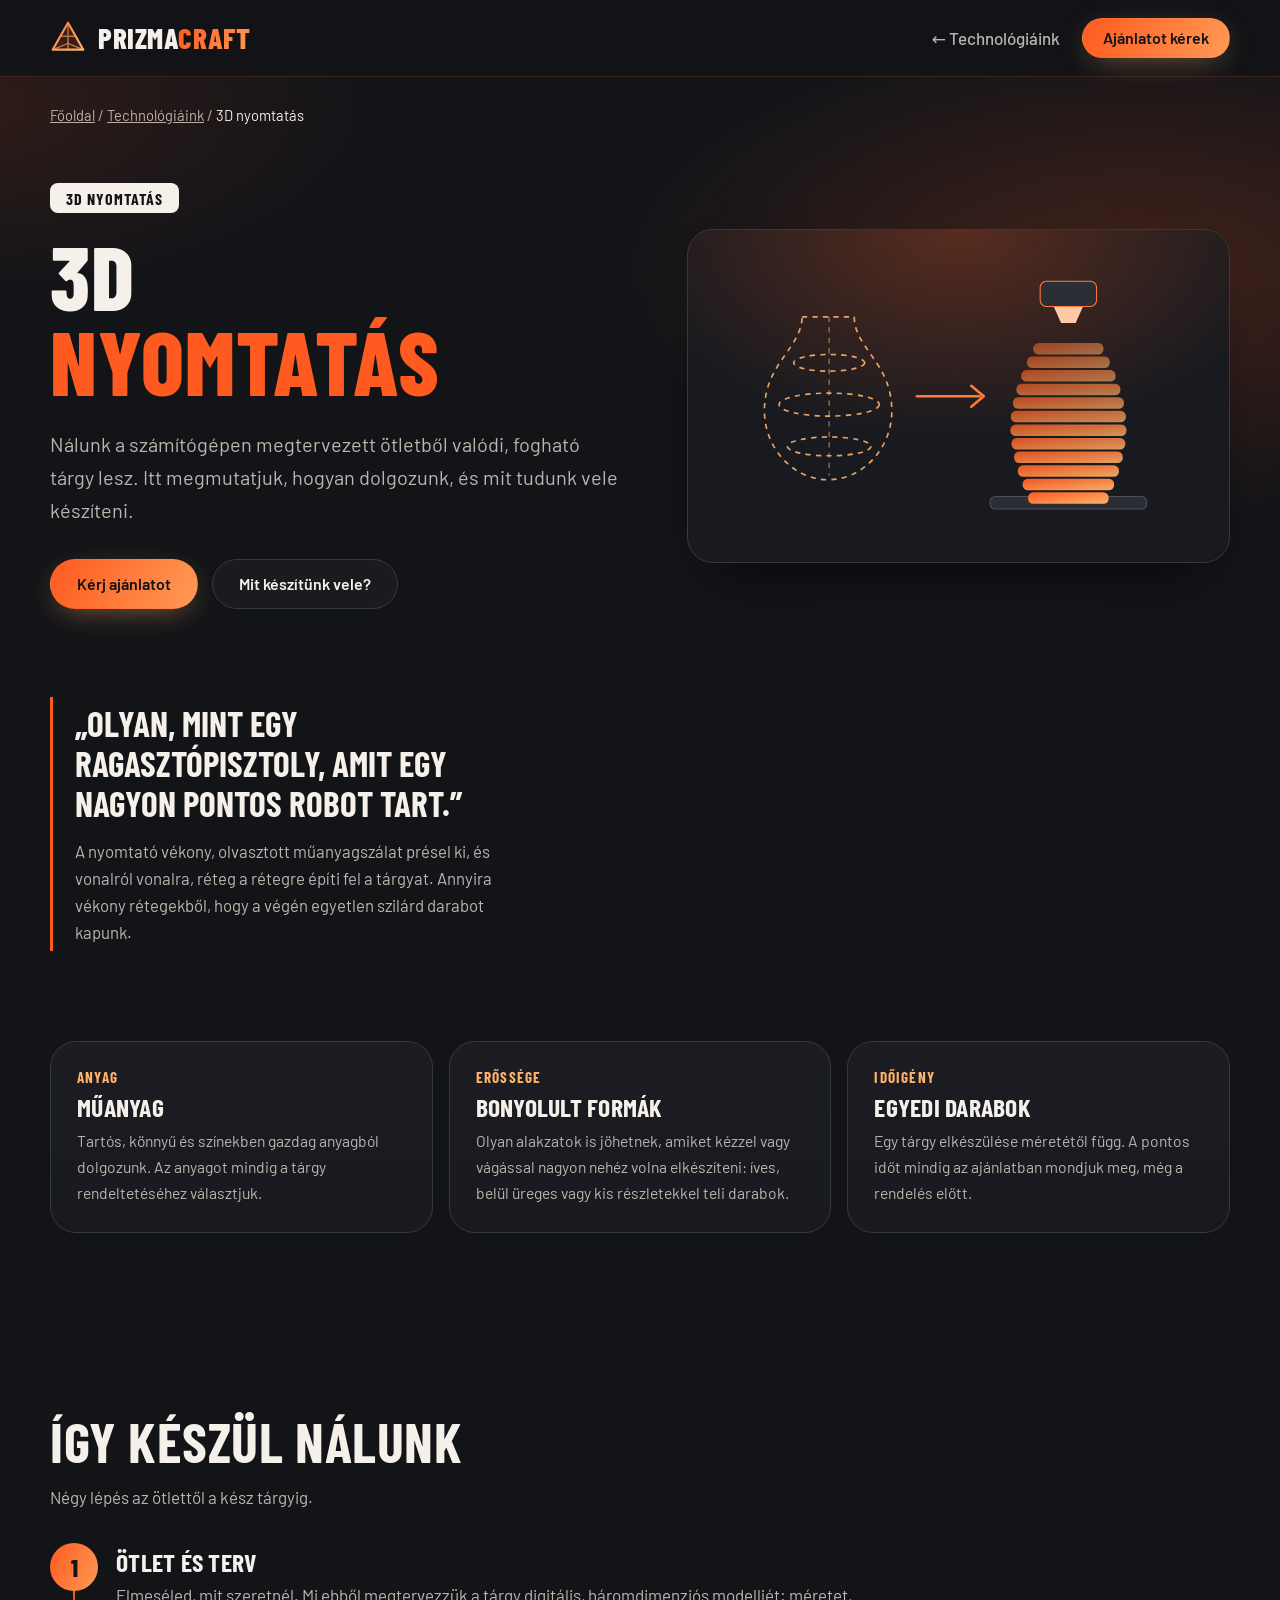
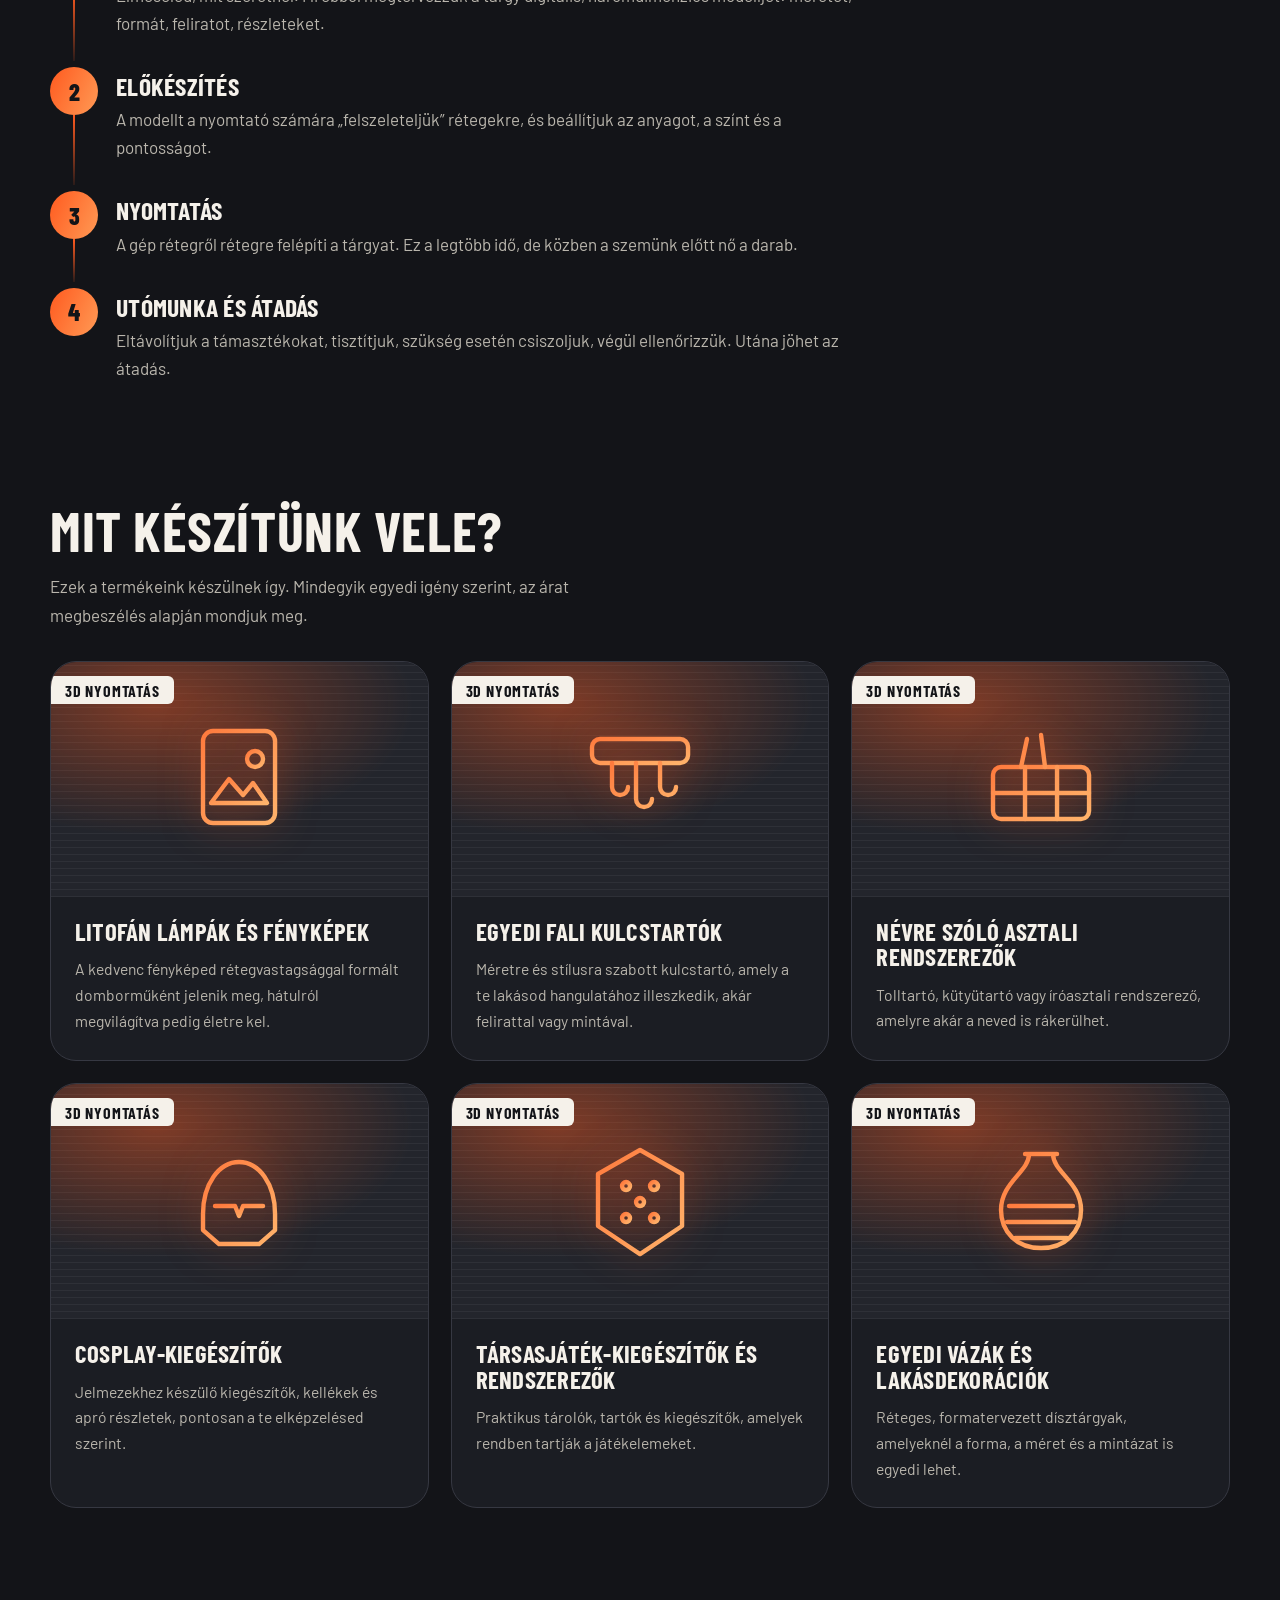
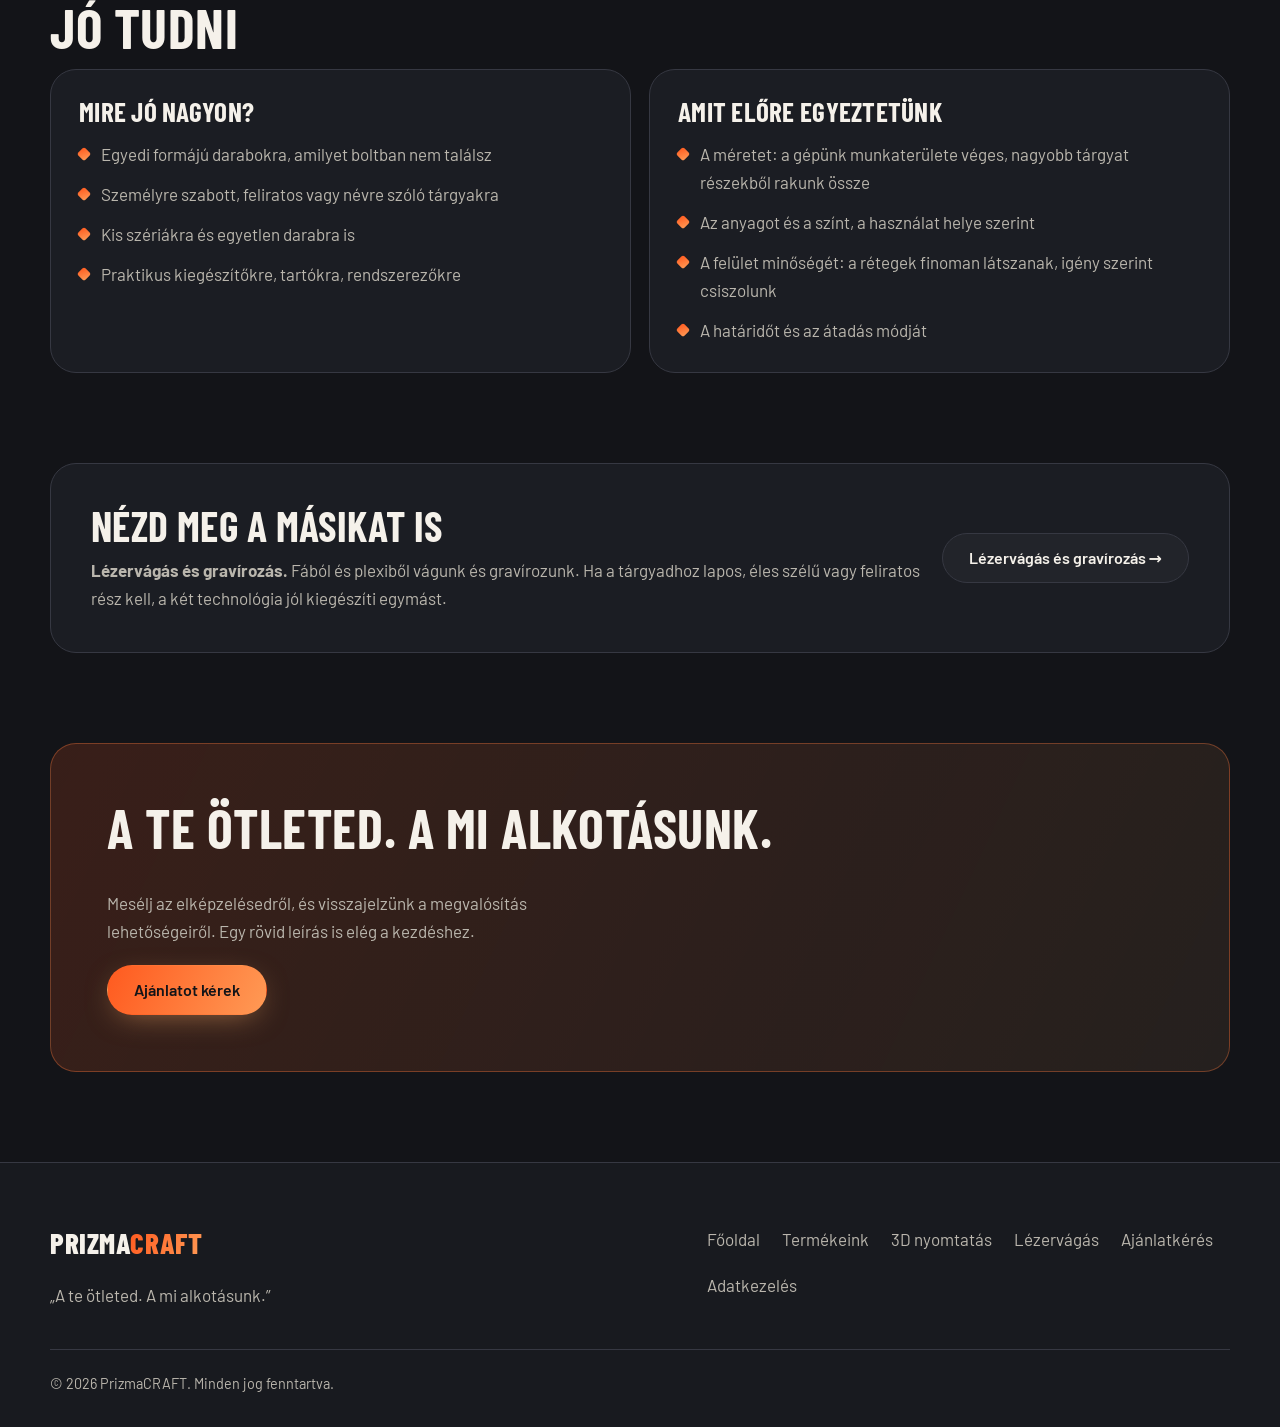
<file: 3d-nyomtatas.html>
<!DOCTYPE html>
<html lang="hu">
<head>
<meta charset="utf-8">
<meta name="viewport" content="width=device-width, initial-scale=1, viewport-fit=cover">
<meta name="color-scheme" content="dark">
<title>3D nyomtatás – PrizmaCRAFT</title>
<meta name="description" content="Így készülnek a PrizmaCRAFT 3D nyomtatott tárgyai: az ötlettől a kész darabig, közérthetően. Figurák, dekorációk, praktikus kiegészítők.">
<link rel="icon" href="favicon.svg" type="image/svg+xml">
<link rel="icon" href="favicon-32.png" type="image/png" sizes="32x32">
<link rel="shortcut icon" href="favicon.ico">
<link rel="apple-touch-icon" href="apple-touch-icon.png">
<link rel="canonical" href="https://plaszlo14.github.io/PrizmaCRAFT_/3d-nyomtatas.html">
<meta property="og:type" content="website">
<meta property="og:locale" content="hu_HU">
<meta property="og:site_name" content="PrizmaCRAFT">
<meta property="og:title" content="3D nyomtatás – PrizmaCRAFT">
<meta property="og:description" content="Így készülnek a PrizmaCRAFT 3D nyomtatott tárgyai: az ötlettől a kész darabig, közérthetően. Figurák, dekorációk, praktikus kiegészítők.">
<meta property="og:url" content="https://plaszlo14.github.io/PrizmaCRAFT_/3d-nyomtatas.html">
<meta property="og:image" content="https://plaszlo14.github.io/PrizmaCRAFT_/og-image.png">
<meta name="twitter:card" content="summary_large_image">
<meta name="theme-color" content="#131418">
<link rel="preconnect" href="https://fonts.googleapis.com">
<link rel="preconnect" href="https://fonts.gstatic.com" crossorigin>
<link href="https://fonts.googleapis.com/css2?family=Barlow+Condensed:wght@600;700;800&family=Barlow:wght@400;500;600&display=swap" rel="stylesheet">
<link rel="stylesheet" href="tech.css">
</head>
<body>
<a class="skip" href="#tartalom">Ugrás a tartalomra</a>
<svg class="defs" aria-hidden="true" focusable="false"><defs>
<linearGradient id="sg" x1="0" y1="0" x2="1" y2="1"><stop offset="0" stop-color="#ff7a3d"/><stop offset="1" stop-color="#ffb36b"/></linearGradient>
<linearGradient id="fg" x1="0" y1="0" x2="1" y2="1"><stop offset="0" stop-color="#ff5a1f"/><stop offset="1" stop-color="#ffb36b"/></linearGradient>
</defs></svg>
<header class="site-header">
<div class="wrap nav-row">
<a class="logo" href="index.html" aria-label="PrizmaCRAFT – főoldal">
<svg viewBox="0 0 40 40" aria-hidden="true"><path d="M20 3 37 33H3z" fill="rgba(255,122,61,.14)" stroke="url(#sg)" stroke-width="2.4" stroke-linejoin="round"/><path d="M20 3v30M11.5 18 28.5 18" stroke="url(#sg)" stroke-width="1.6" stroke-linecap="round" opacity=".7"/><path d="M3 33 20 26 37 33" fill="none" stroke="url(#sg)" stroke-width="1.6" stroke-linejoin="round" opacity=".7"/></svg>
<span>Prizma<b>CRAFT</b></span></a>
<div class="tbar"><a class="back" href="index.html#technologiak">← Technológiáink</a><a class="btn btn-primary" href="index.html#ajanlat">Ajánlatot kérek</a></div>
</div>
</header>
<main id="tartalom">
<div class="wrap crumbs"><a href="index.html">Főoldal</a> / <a href="index.html#technologiak">Technológiáink</a> / <span aria-current="page">3D nyomtatás</span></div>
<section class="thero"><div class="wrap thero-grid">
<div><span class="chip">3D nyomtatás</span><h1>3D<span class="accent">nyomtatás</span></h1><p class="lead">Nálunk a számítógépen megtervezett ötletből valódi, fogható tárgy lesz. Itt megmutatjuk, hogyan dolgozunk, és mit tudunk vele készíteni.</p>
<div class="hero-cta"><a class="btn btn-primary" href="index.html#ajanlat">Kérj ajánlatot</a><a class="btn btn-ghost" href="#termekek">Mit készítünk vele?</a></div></div>
<div class="tart" id="techPrintArt"></div>
</div></section>
<section class="tsec" style="padding-top:0"><div class="wrap">
<div class="quote-box reveal">„Olyan, mint egy ragasztópisztoly, amit egy nagyon pontos robot tart.”<small>A nyomtató vékony, olvasztott műanyagszálat présel ki, és vonalról vonalra, réteg a rétegre építi fel a tárgyat. Annyira vékony rétegekből, hogy a végén egyetlen szilárd darabot kapunk.</small></div>
</div></section>
<section class="tsec" style="padding-top:0"><div class="wrap">
<div class="tiles">
<article class="tile reveal"><small>Anyag</small><h3>Műanyag</h3><p>Tartós, könnyű és színekben gazdag anyagból dolgozunk. Az anyagot mindig a tárgy rendeltetéséhez választjuk.</p></article>
<article class="tile reveal"><small>Erőssége</small><h3>Bonyolult formák</h3><p>Olyan alakzatok is jöhetnek, amiket kézzel vagy vágással nagyon nehéz volna elkészíteni: íves, belül üreges vagy kis részletekkel teli darabok.</p></article>
<article class="tile reveal"><small>Időigény</small><h3>Egyedi darabok</h3><p>Egy tárgy elkészülése méretétől függ. A pontos időt mindig az ajánlatban mondjuk meg, még a rendelés előtt.</p></article>
</div></div></section>
<section class="tsec" aria-labelledby="mod-title"><div class="wrap">
<h2 id="mod-title" class="reveal">Így készül nálunk</h2>
<p class="sub reveal">Négy lépés az ötlettől a kész tárgyig.</p>
<ol class="timeline">
<li class="reveal"><span class="n" aria-hidden="true">1</span><div><h3>Ötlet és terv</h3><p>Elmeséled, mit szeretnél. Mi ebből megtervezzük a tárgy digitális, háromdimenziós modelljét: méretet, formát, feliratot, részleteket.</p></div></li>
<li class="reveal"><span class="n" aria-hidden="true">2</span><div><h3>Előkészítés</h3><p>A modellt a nyomtató számára „felszeleteljük” rétegekre, és beállítjuk az anyagot, a színt és a pontosságot.</p></div></li>
<li class="reveal"><span class="n" aria-hidden="true">3</span><div><h3>Nyomtatás</h3><p>A gép rétegről rétegre felépíti a tárgyat. Ez a legtöbb idő, de közben a szemünk előtt nő a darab.</p></div></li>
<li class="reveal"><span class="n" aria-hidden="true">4</span><div><h3>Utómunka és átadás</h3><p>Eltávolítjuk a támasztékokat, tisztítjuk, szükség esetén csiszoljuk, végül ellenőrizzük. Utána jöhet az átadás.</p></div></li>
</ol></div></section>
<section class="tsec" id="termekek" aria-labelledby="mk-title" style="padding-top:0"><div class="wrap">
<h2 id="mk-title" class="reveal">Mit készítünk vele?</h2>
<p class="sub reveal">Ezek a termékeink készülnek így. Mindegyik egyedi igény szerint, az árat megbeszélés alapján mondjuk meg.</p>
<div class="pgrid">
<article class="card reveal"><div class="art t3d"><svg class="glyph" viewBox="0 0 64 64" fill="none" stroke="url(#sg)" stroke-width="2.2" stroke-linecap="round" stroke-linejoin="round" role="img" aria-label="Illusztráció: litofán lámpa, benne tájkép hegyekkel és nappal."><rect x="14" y="8" width="36" height="46" rx="5"/><path d="M18 44l9-12 7 8 5-6 7 10z"/><circle cx="40" cy="22" r="4"/><path d="M22 58h20"/></svg><span class="tag">3D nyomtatás</span></div><div class="card-body"><h3>Litofán lámpák és fényképek</h3><p>A kedvenc fényképed rétegvastagsággal formált domborműként jelenik meg, hátulról megvilágítva pedig életre kel.</p></div></article>
<article class="card reveal"><div class="art t3d"><svg class="glyph" viewBox="0 0 64 64" fill="none" stroke="url(#sg)" stroke-width="2.2" stroke-linecap="round" stroke-linejoin="round" role="img" aria-label="Illusztráció: fali kulcstartó lap három akasztóval."><rect x="8" y="12" width="48" height="12" rx="4"/><path d="M18 24v12a4 4 0 0 0 8 0M30 24v18a4 4 0 0 0 8 0M42 24v12a4 4 0 0 0 8 0"/></svg><span class="tag">3D nyomtatás</span></div><div class="card-body"><h3>Egyedi fali kulcstartók</h3><p>Méretre és stílusra szabott kulcstartó, amely a te lakásod hangulatához illeszkedik, akár felirattal vagy mintával.</p></div></article>
<article class="card reveal"><div class="art t3d"><svg class="glyph" viewBox="0 0 64 64" fill="none" stroke="url(#sg)" stroke-width="2.2" stroke-linecap="round" stroke-linejoin="round" role="img" aria-label="Illusztráció: rekeszes asztali rendszerező tollakkal."><rect x="8" y="26" width="48" height="26" rx="4"/><path d="M24 26v26M40 26v26M8 39h48M22 26l3-14M34 26l-2-16"/></svg><span class="tag">3D nyomtatás</span></div><div class="card-body"><h3>Névre szóló asztali rendszerezők</h3><p>Tolltartó, kütyütartó vagy íróasztali rendszerező, amelyre akár a neved is rákerülhet.</p></div></article>
<article class="card reveal"><div class="art t3d"><svg class="glyph" viewBox="0 0 64 64" fill="none" stroke="url(#sg)" stroke-width="2.2" stroke-linecap="round" stroke-linejoin="round" role="img" aria-label="Illusztráció: futurisztikus sisak vagy maszk."><path d="M14 38c0-15 8-26 18-26s18 11 18 26v8l-8 7H22l-8-7z"/><path d="M20 34h10l2 5 2-5h10"/></svg><span class="tag">3D nyomtatás</span></div><div class="card-body"><h3>Cosplay-kiegészítők</h3><p>Jelmezekhez készülő kiegészítők, kellékek és apró részletek, pontosan a te elképzelésed szerint.</p></div></article>
<article class="card reveal"><div class="art t3d"><svg class="glyph" viewBox="0 0 64 64" fill="none" stroke="url(#sg)" stroke-width="2.2" stroke-linecap="round" stroke-linejoin="round" role="img" aria-label="Illusztráció: hatszögletű játékelem kockapontokkal."><path d="M32 6l21 12v26L32 58 11 44V18z"/><circle cx="25" cy="24" r="2"/><circle cx="39" cy="24" r="2"/><circle cx="32" cy="32" r="2"/><circle cx="25" cy="40" r="2"/><circle cx="39" cy="40" r="2"/></svg><span class="tag">3D nyomtatás</span></div><div class="card-body"><h3>Társasjáték-kiegészítők és rendszerezők</h3><p>Praktikus tárolók, tartók és kiegészítők, amelyek rendben tartják a játékelemeket.</p></div></article>
<article class="card reveal"><div class="art t3d"><svg class="glyph" viewBox="0 0 64 64" fill="none" stroke="url(#sg)" stroke-width="2.2" stroke-linecap="round" stroke-linejoin="round" role="img" aria-label="Illusztráció: réteges váza."><path d="M24 8h16M26 8c0 9-14 14-14 28 0 11 8 19 20 19s20-8 20-19C52 22 38 17 38 8"/><path d="M16 34h32M15 42h34M19 50h26"/></svg><span class="tag">3D nyomtatás</span></div><div class="card-body"><h3>Egyedi vázák és lakásdekorációk</h3><p>Réteges, formatervezett dísztárgyak, amelyeknél a forma, a méret és a mintázat is egyedi lehet.</p></div></article>
</div>
</div></section>
<section class="tsec" aria-labelledby="good-title" style="padding-top:0"><div class="wrap">
<h2 id="good-title" class="reveal">Jó tudni</h2>
<div class="two">
<div class="box reveal"><h3>Mire jó nagyon?</h3><ul class="ticks"><li>Egyedi formájú darabokra, amilyet boltban nem találsz</li><li>Személyre szabott, feliratos vagy névre szóló tárgyakra</li><li>Kis szériákra és egyetlen darabra is</li><li>Praktikus kiegészítőkre, tartókra, rendszerezőkre</li></ul></div>
<div class="box reveal"><h3>Amit előre egyeztetünk</h3><ul class="ticks"><li>A méretet: a gépünk munkaterülete véges, nagyobb tárgyat részekből rakunk össze</li><li>Az anyagot és a színt, a használat helye szerint</li><li>A felület minőségét: a rétegek finoman látszanak, igény szerint csiszolunk</li><li>A határidőt és az átadás módját</li></ul></div>
</div></div></section>
<section class="tsec" style="padding-top:0"><div class="wrap">
<div class="cross reveal"><div><h2>Nézd meg a másikat is</h2><p><strong>Lézervágás és gravírozás.</strong> Fából és plexiből vágunk és gravírozunk. Ha a tárgyadhoz lapos, éles szélű vagy feliratos rész kell, a két technológia jól kiegészíti egymást.</p></div><a class="btn btn-ghost" href="lezervagas.html">Lézervágás és gravírozás →</a></div>
</div></section>
<section class="tsec" style="padding-top:0"><div class="wrap">
<div class="cta-band reveal"><h2>A te ötleted. A mi alkotásunk.</h2><p>Mesélj az elképzelésedről, és visszajelzünk a megvalósítás lehetőségeiről. Egy rövid leírás is elég a kezdéshez.</p><div><a class="btn btn-primary" href="index.html#ajanlat">Ajánlatot kérek</a></div></div>
</div></section>
</main>
<footer class="site-footer">
<div class="wrap">
<div class="foot">
<div><a class="logo" href="index.html" aria-label="PrizmaCRAFT – főoldal"><span>Prizma<b>CRAFT</b></span></a><p class="sl">„A te ötleted. A mi alkotásunk.”</p></div>
<nav aria-label="Lábléc navigáció"><a href="index.html">Főoldal</a><a href="index.html#termekek">Termékeink</a><a href="3d-nyomtatas.html">3D nyomtatás</a><a href="lezervagas.html">Lézervágás</a><a href="index.html#ajanlat">Ajánlatkérés</a><a href="adatkezeles.html">Adatkezelés</a></nav>
</div>
<p class="copy">© <span data-year>2026</span> PrizmaCRAFT. Minden jog fenntartva.</p>
</div>
</footer>
<script src="tech.js"></script>
</body>
</html>
</file>
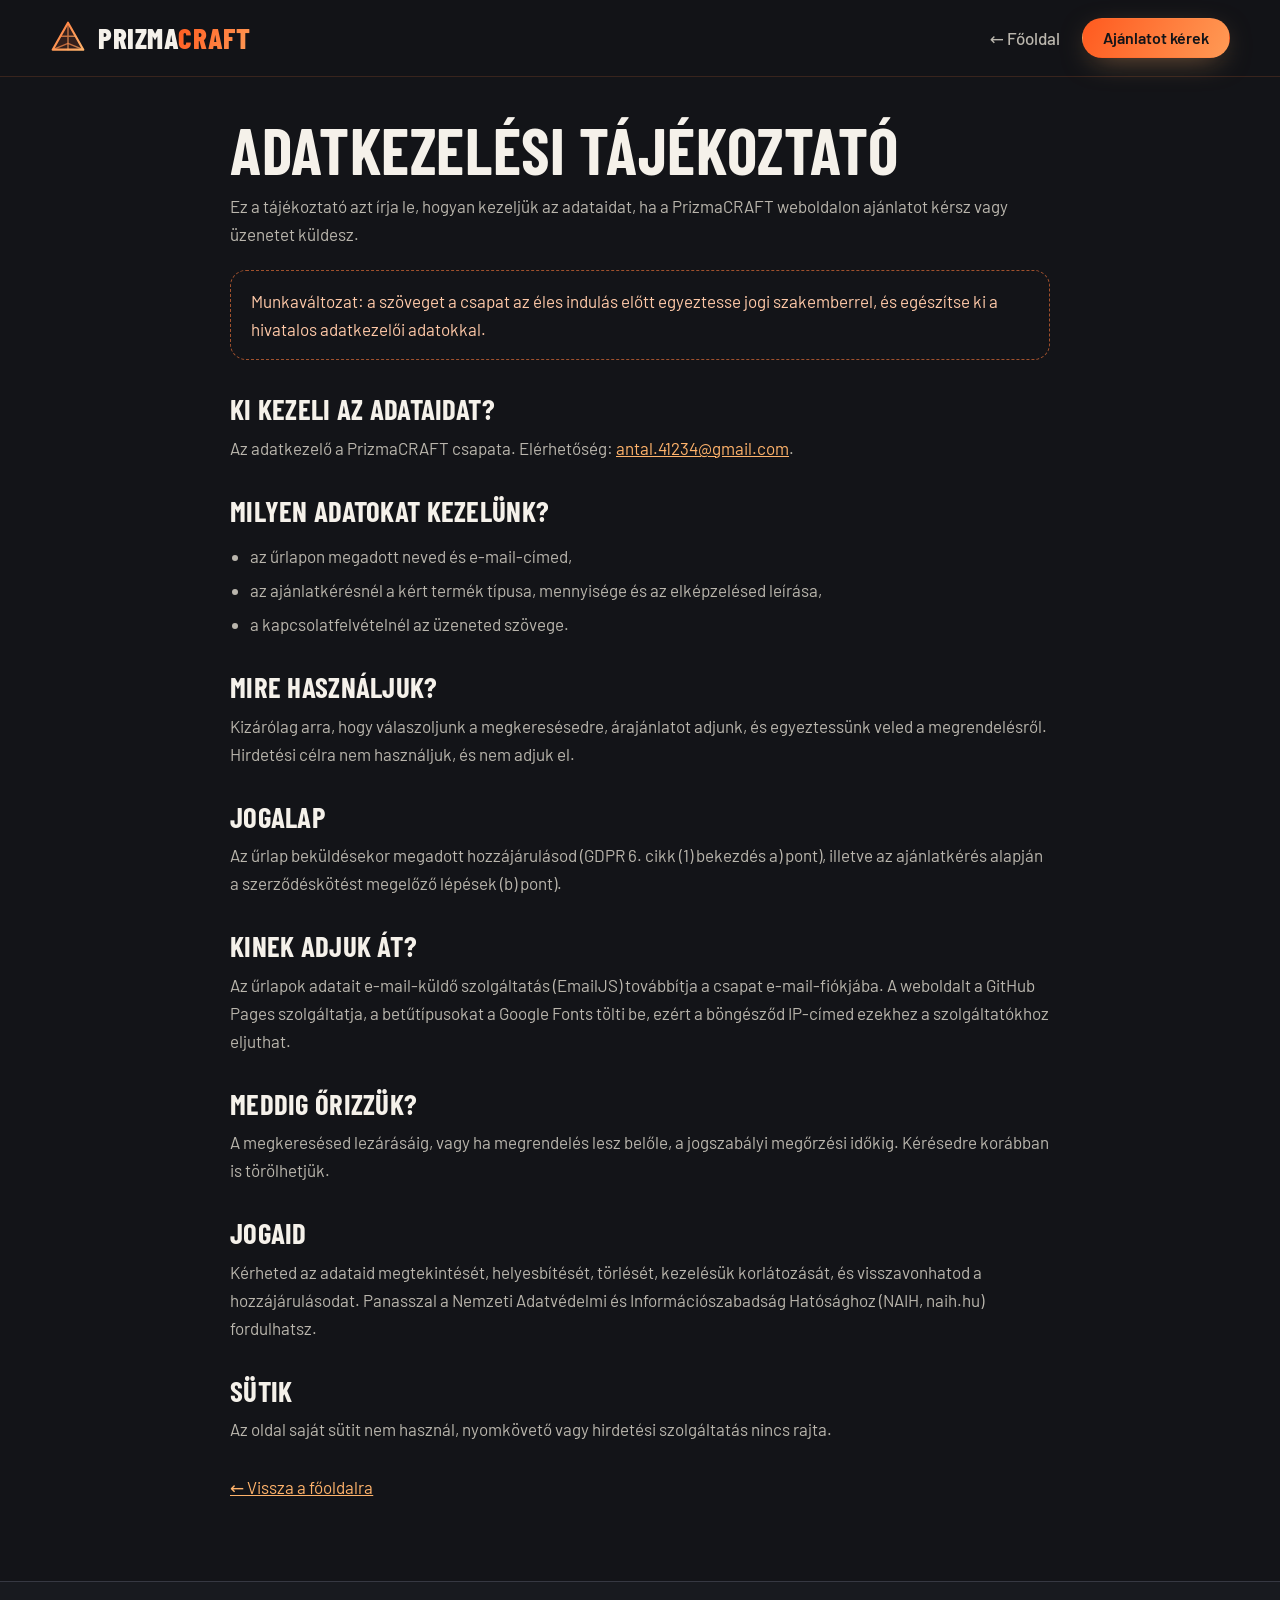
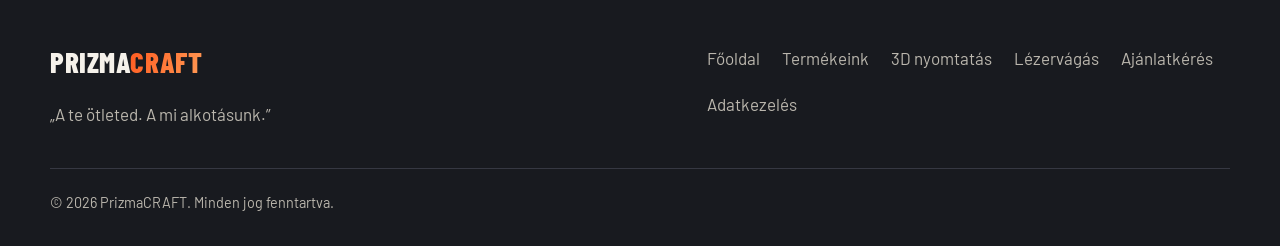
<file: adatkezeles.html>
<!DOCTYPE html>
<html lang="hu">
<head>
<meta charset="utf-8">
<meta name="viewport" content="width=device-width, initial-scale=1, viewport-fit=cover">
<meta name="color-scheme" content="dark">
<title>Adatkezelési tájékoztató – PrizmaCRAFT</title>
<meta name="description" content="A PrizmaCRAFT weboldal adatkezelési tájékoztatója az ajánlatkérő és kapcsolatfelvételi űrlapokhoz.">
<link rel="icon" href="favicon.svg" type="image/svg+xml">
<link rel="icon" href="favicon-32.png" type="image/png" sizes="32x32">
<link rel="shortcut icon" href="favicon.ico">
<link rel="apple-touch-icon" href="apple-touch-icon.png">
<link rel="canonical" href="https://plaszlo14.github.io/PrizmaCRAFT_/adatkezeles.html">
<meta property="og:type" content="website">
<meta property="og:locale" content="hu_HU">
<meta property="og:site_name" content="PrizmaCRAFT">
<meta property="og:title" content="Adatkezelési tájékoztató – PrizmaCRAFT">
<meta property="og:description" content="A PrizmaCRAFT weboldal adatkezelési tájékoztatója az ajánlatkérő és kapcsolatfelvételi űrlapokhoz.">
<meta property="og:url" content="https://plaszlo14.github.io/PrizmaCRAFT_/adatkezeles.html">
<meta property="og:image" content="https://plaszlo14.github.io/PrizmaCRAFT_/og-image.png">
<meta name="twitter:card" content="summary_large_image">
<meta name="theme-color" content="#131418">
<link rel="preconnect" href="https://fonts.googleapis.com">
<link rel="preconnect" href="https://fonts.gstatic.com" crossorigin>
<link href="https://fonts.googleapis.com/css2?family=Barlow+Condensed:wght@600;700;800&family=Barlow:wght@400;500;600&display=swap" rel="stylesheet">
<link rel="stylesheet" href="tech.css">
</head>
<body>
<a class="skip" href="#tartalom">Ugrás a tartalomra</a>
<svg class="defs" aria-hidden="true" focusable="false"><defs>
<linearGradient id="sg" x1="0" y1="0" x2="1" y2="1"><stop offset="0" stop-color="#ff7a3d"/><stop offset="1" stop-color="#ffb36b"/></linearGradient>
<linearGradient id="fg" x1="0" y1="0" x2="1" y2="1"><stop offset="0" stop-color="#ff5a1f"/><stop offset="1" stop-color="#ffb36b"/></linearGradient>
</defs></svg>
<header class="site-header">
<div class="wrap nav-row">
<a class="logo" href="index.html" aria-label="PrizmaCRAFT – főoldal">
<svg viewBox="0 0 40 40" aria-hidden="true"><path d="M20 3 37 33H3z" fill="rgba(255,122,61,.14)" stroke="url(#sg)" stroke-width="2.4" stroke-linejoin="round"/><path d="M20 3v30M11.5 18 28.5 18" stroke="url(#sg)" stroke-width="1.6" stroke-linecap="round" opacity=".7"/><path d="M3 33 20 26 37 33" fill="none" stroke="url(#sg)" stroke-width="1.6" stroke-linejoin="round" opacity=".7"/></svg>
<span>Prizma<b>CRAFT</b></span></a>
<div class="tbar"><a class="back" href="index.html">← Főoldal</a><a class="btn btn-primary" href="index.html#ajanlat">Ajánlatot kérek</a></div>
</div>
</header>
<main id="tartalom"><div class="wrap legal-page">
<h1>Adatkezelési tájékoztató</h1>
<p>Ez a tájékoztató azt írja le, hogyan kezeljük az adataidat, ha a PrizmaCRAFT weboldalon ajánlatot kérsz vagy üzenetet küldesz.</p>
<div class="note-box">Munkaváltozat: a szöveget a csapat az éles indulás előtt egyeztesse jogi szakemberrel, és egészítse ki a hivatalos adatkezelői adatokkal.</div>
<h2>Ki kezeli az adataidat?</h2>
<p>Az adatkezelő a PrizmaCRAFT csapata. Elérhetőség: <a href="mailto:antal.41234@gmail.com">antal.41234@gmail.com</a>.</p>
<h2>Milyen adatokat kezelünk?</h2>
<ul><li>az űrlapon megadott neved és e-mail-címed,</li><li>az ajánlatkérésnél a kért termék típusa, mennyisége és az elképzelésed leírása,</li><li>a kapcsolatfelvételnél az üzeneted szövege.</li></ul>
<h2>Mire használjuk?</h2>
<p>Kizárólag arra, hogy válaszoljunk a megkeresésedre, árajánlatot adjunk, és egyeztessünk veled a megrendelésről. Hirdetési célra nem használjuk, és nem adjuk el.</p>
<h2>Jogalap</h2>
<p>Az űrlap beküldésekor megadott hozzájárulásod (GDPR 6. cikk (1) bekezdés a) pont), illetve az ajánlatkérés alapján a szerződéskötést megelőző lépések (b) pont).</p>
<h2>Kinek adjuk át?</h2>
<p>Az űrlapok adatait e-mail-küldő szolgáltatás (EmailJS) továbbítja a csapat e-mail-fiókjába. A weboldalt a GitHub Pages szolgáltatja, a betűtípusokat a Google Fonts tölti be, ezért a böngésződ IP-címed ezekhez a szolgáltatókhoz eljuthat.</p>
<h2>Meddig őrizzük?</h2>
<p>A megkeresésed lezárásáig, vagy ha megrendelés lesz belőle, a jogszabályi megőrzési időkig. Kérésedre korábban is törölhetjük.</p>
<h2>Jogaid</h2>
<p>Kérheted az adataid megtekintését, helyesbítését, törlését, kezelésük korlátozását, és visszavonhatod a hozzájárulásodat. Panasszal a Nemzeti Adatvédelmi és Információszabadság Hatósághoz (NAIH, naih.hu) fordulhatsz.</p>
<h2>Sütik</h2>
<p>Az oldal saját sütit nem használ, nyomkövető vagy hirdetési szolgáltatás nincs rajta.</p>
<p style="margin-top:30px"><a href="index.html">← Vissza a főoldalra</a></p>
</div></main>
<footer class="site-footer">
<div class="wrap">
<div class="foot">
<div><a class="logo" href="index.html" aria-label="PrizmaCRAFT – főoldal"><span>Prizma<b>CRAFT</b></span></a><p class="sl">„A te ötleted. A mi alkotásunk.”</p></div>
<nav aria-label="Lábléc navigáció"><a href="index.html">Főoldal</a><a href="index.html#termekek">Termékeink</a><a href="3d-nyomtatas.html">3D nyomtatás</a><a href="lezervagas.html">Lézervágás</a><a href="index.html#ajanlat">Ajánlatkérés</a><a href="adatkezeles.html">Adatkezelés</a></nav>
</div>
<p class="copy">© <span data-year>2026</span> PrizmaCRAFT. Minden jog fenntartva.</p>
</div>
</footer>
<script src="tech.js"></script>
</body>
</html>
</file>
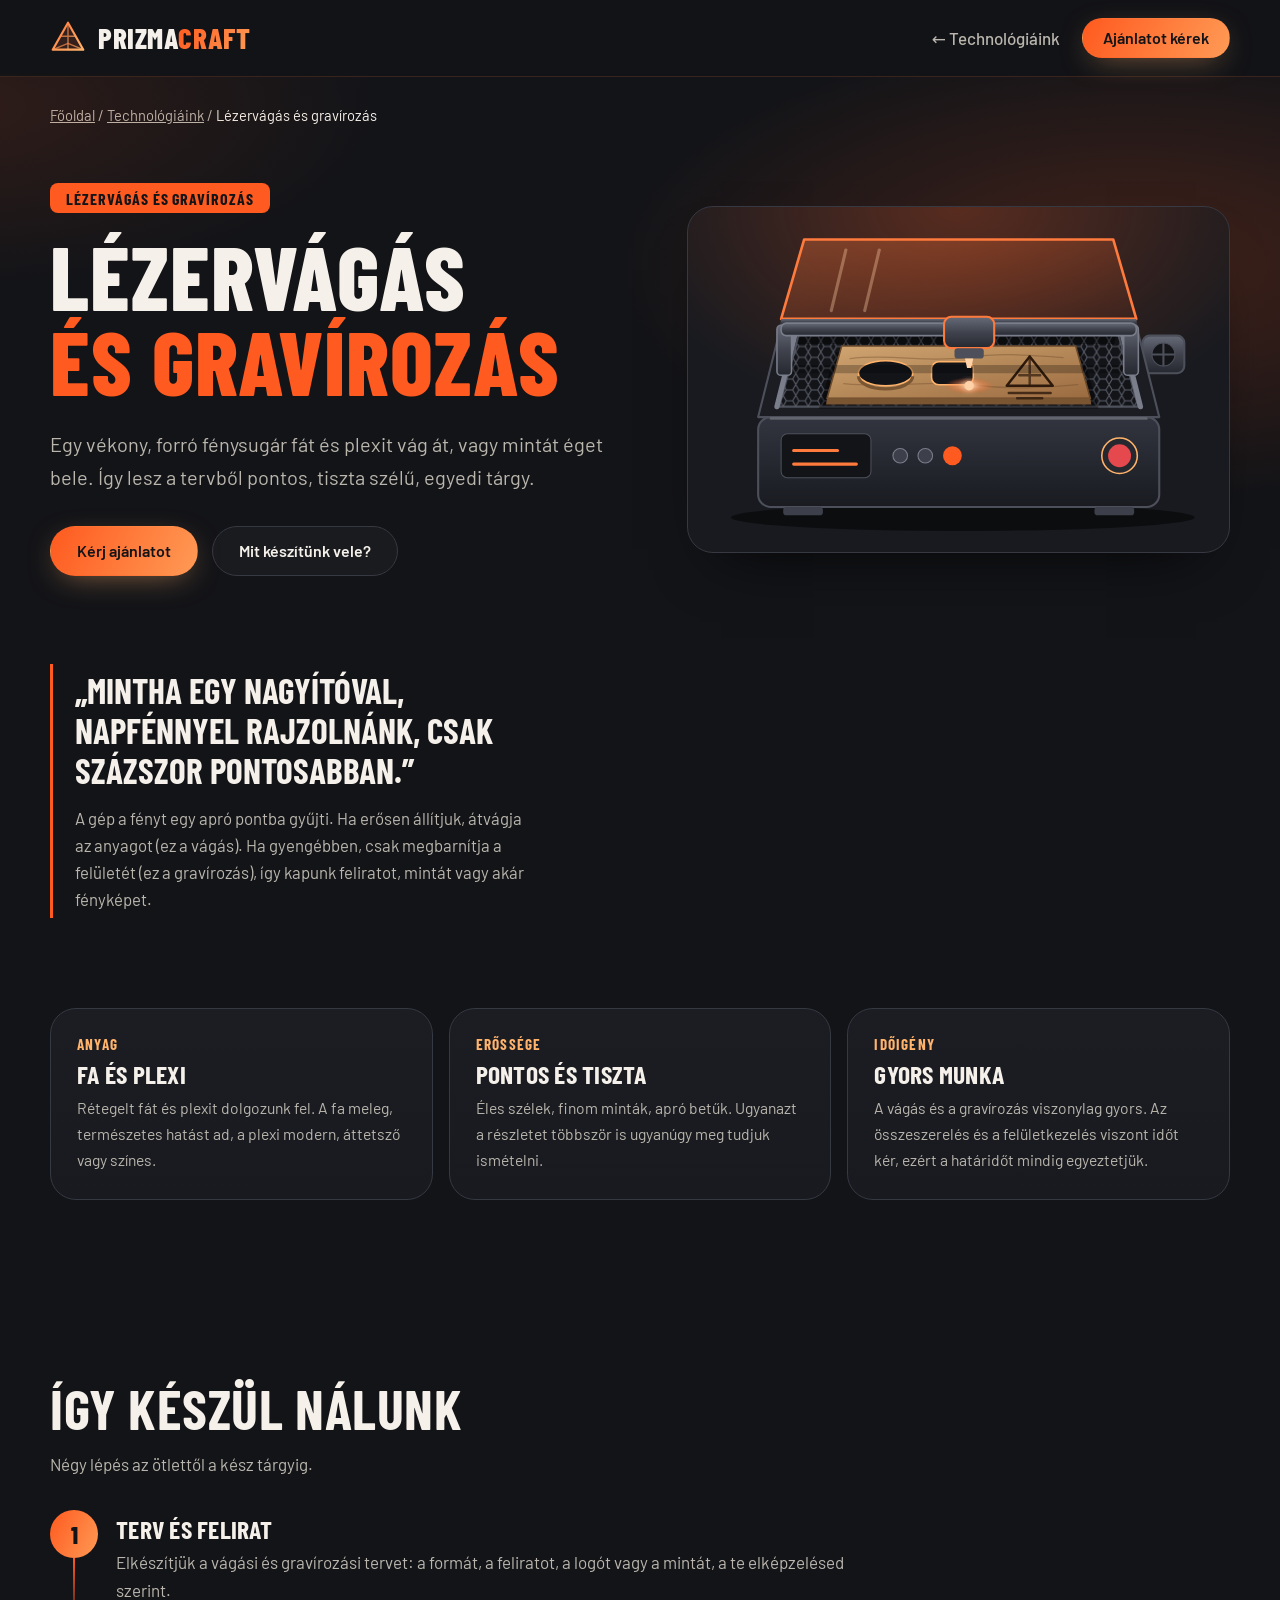
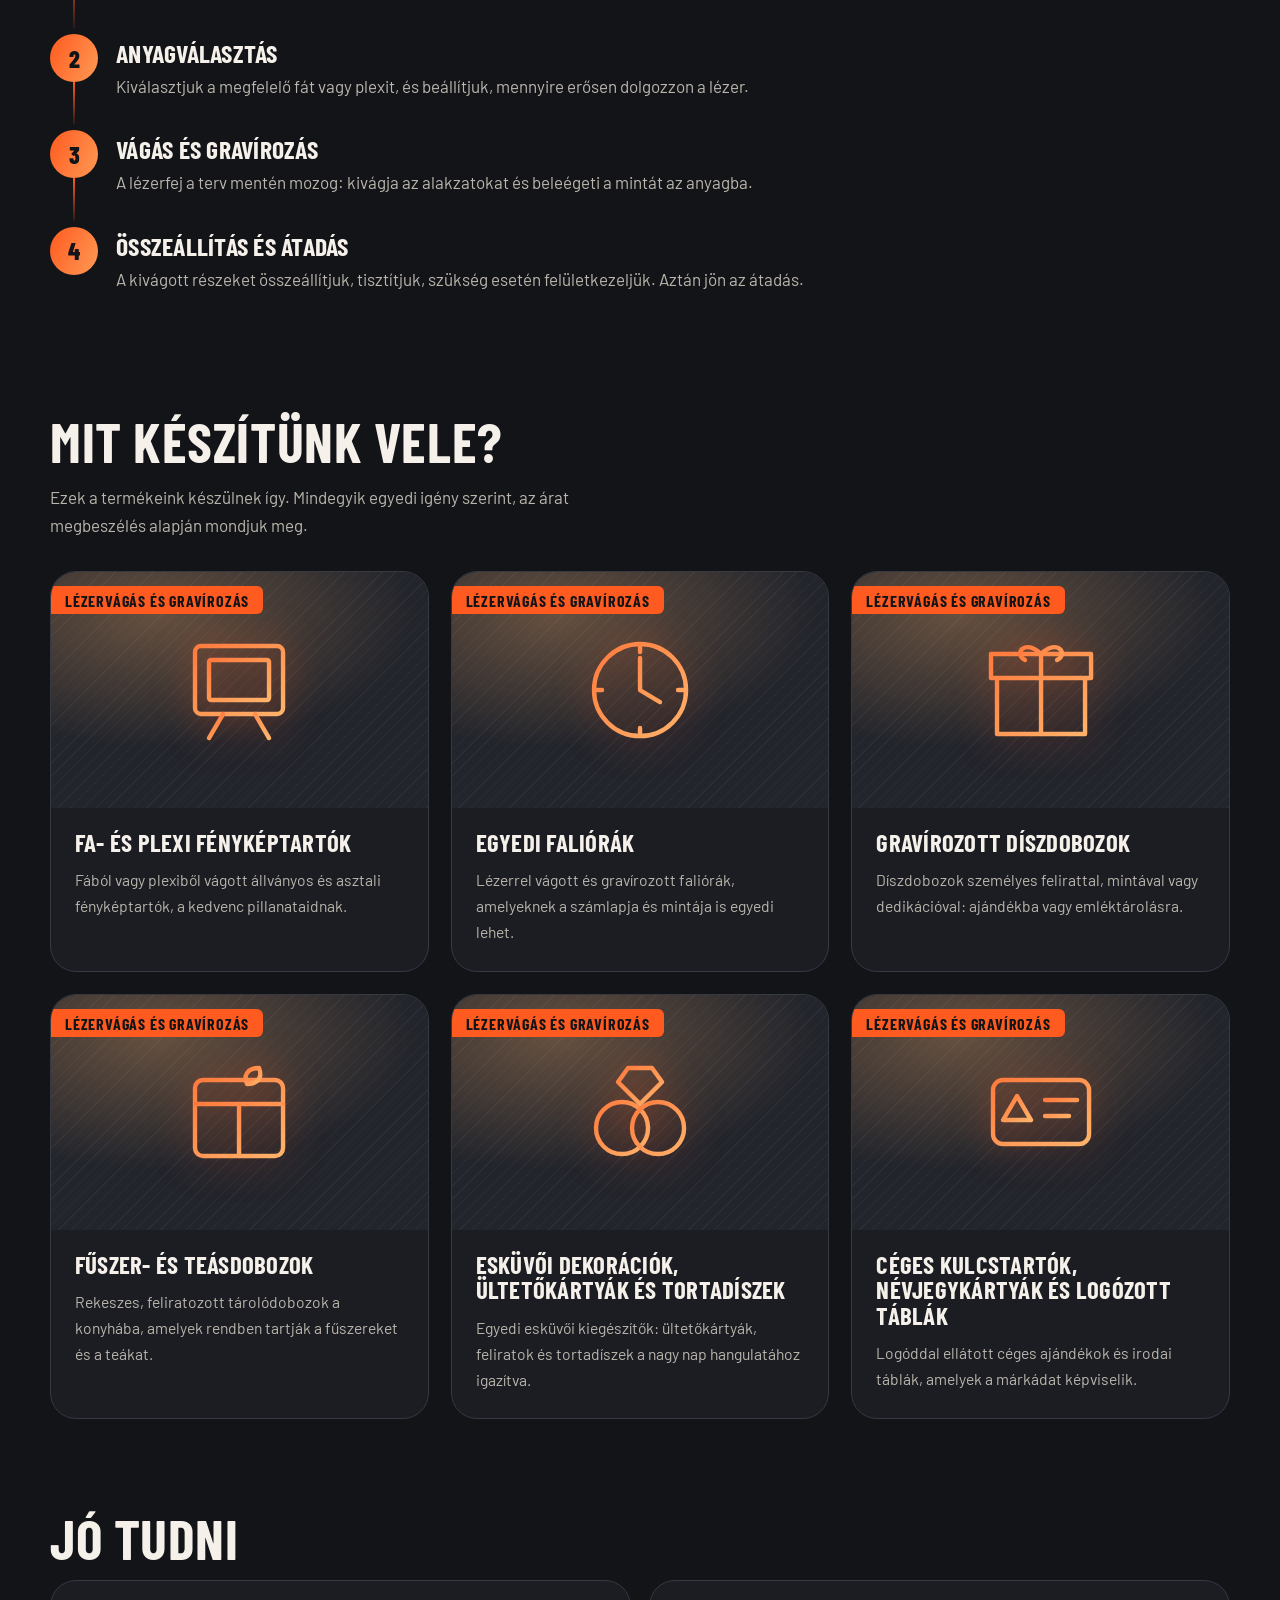
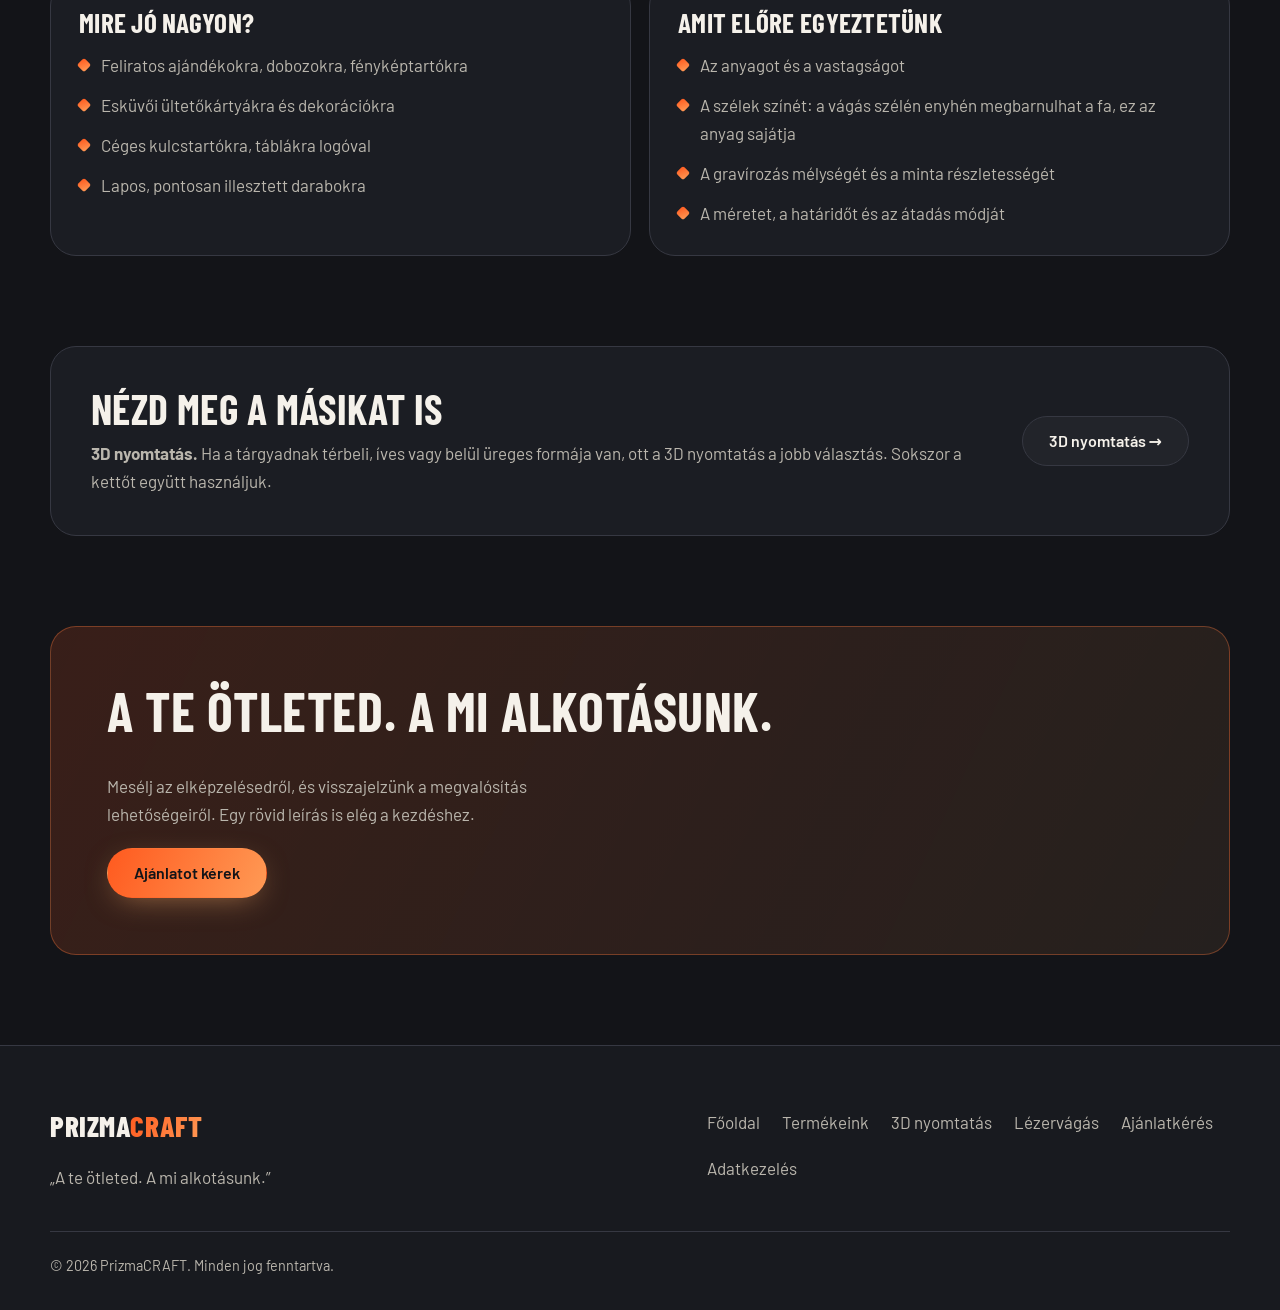
<file: lezervagas.html>
<!DOCTYPE html>
<html lang="hu">
<head>
<meta charset="utf-8">
<meta name="viewport" content="width=device-width, initial-scale=1, viewport-fit=cover">
<meta name="color-scheme" content="dark">
<title>Lézervágás és gravírozás – PrizmaCRAFT</title>
<meta name="description" content="Így készülnek a PrizmaCRAFT lézerrel vágott és gravírozott tárgyai: fa és plexi, pontos vágás, egyedi felirat. Közérthetően.">
<link rel="icon" href="favicon.svg" type="image/svg+xml">
<link rel="icon" href="favicon-32.png" type="image/png" sizes="32x32">
<link rel="shortcut icon" href="favicon.ico">
<link rel="apple-touch-icon" href="apple-touch-icon.png">
<link rel="canonical" href="https://plaszlo14.github.io/PrizmaCRAFT_/lezervagas.html">
<meta property="og:type" content="website">
<meta property="og:locale" content="hu_HU">
<meta property="og:site_name" content="PrizmaCRAFT">
<meta property="og:title" content="Lézervágás és gravírozás – PrizmaCRAFT">
<meta property="og:description" content="Így készülnek a PrizmaCRAFT lézerrel vágott és gravírozott tárgyai: fa és plexi, pontos vágás, egyedi felirat. Közérthetően.">
<meta property="og:url" content="https://plaszlo14.github.io/PrizmaCRAFT_/lezervagas.html">
<meta property="og:image" content="https://plaszlo14.github.io/PrizmaCRAFT_/og-image.png">
<meta name="twitter:card" content="summary_large_image">
<meta name="theme-color" content="#131418">
<link rel="preconnect" href="https://fonts.googleapis.com">
<link rel="preconnect" href="https://fonts.gstatic.com" crossorigin>
<link href="https://fonts.googleapis.com/css2?family=Barlow+Condensed:wght@600;700;800&family=Barlow:wght@400;500;600&display=swap" rel="stylesheet">
<link rel="stylesheet" href="tech.css">
</head>
<body>
<a class="skip" href="#tartalom">Ugrás a tartalomra</a>
<svg class="defs" aria-hidden="true" focusable="false"><defs>
<linearGradient id="sg" x1="0" y1="0" x2="1" y2="1"><stop offset="0" stop-color="#ff7a3d"/><stop offset="1" stop-color="#ffb36b"/></linearGradient>
<linearGradient id="fg" x1="0" y1="0" x2="1" y2="1"><stop offset="0" stop-color="#ff5a1f"/><stop offset="1" stop-color="#ffb36b"/></linearGradient>
</defs></svg>
<header class="site-header">
<div class="wrap nav-row">
<a class="logo" href="index.html" aria-label="PrizmaCRAFT – főoldal">
<svg viewBox="0 0 40 40" aria-hidden="true"><path d="M20 3 37 33H3z" fill="rgba(255,122,61,.14)" stroke="url(#sg)" stroke-width="2.4" stroke-linejoin="round"/><path d="M20 3v30M11.5 18 28.5 18" stroke="url(#sg)" stroke-width="1.6" stroke-linecap="round" opacity=".7"/><path d="M3 33 20 26 37 33" fill="none" stroke="url(#sg)" stroke-width="1.6" stroke-linejoin="round" opacity=".7"/></svg>
<span>Prizma<b>CRAFT</b></span></a>
<div class="tbar"><a class="back" href="index.html#technologiak">← Technológiáink</a><a class="btn btn-primary" href="index.html#ajanlat">Ajánlatot kérek</a></div>
</div>
</header>
<main id="tartalom">
<div class="wrap crumbs"><a href="index.html">Főoldal</a> / <a href="index.html#technologiak">Technológiáink</a> / <span aria-current="page">Lézervágás és gravírozás</span></div>
<section class="thero"><div class="wrap thero-grid">
<div><span class="chip l">Lézervágás és gravírozás</span><h1>Lézervágás<span class="accent">és gravírozás</span></h1><p class="lead">Egy vékony, forró fénysugár fát és plexit vág át, vagy mintát éget bele. Így lesz a tervből pontos, tiszta szélű, egyedi tárgy.</p>
<div class="hero-cta"><a class="btn btn-primary" href="index.html#ajanlat">Kérj ajánlatot</a><a class="btn btn-ghost" href="#termekek">Mit készítünk vele?</a></div></div>
<div class="tart" id="techLaserArt"></div>
</div></section>
<section class="tsec" style="padding-top:0"><div class="wrap">
<div class="quote-box reveal">„Mintha egy nagyítóval, napfénnyel rajzolnánk, csak százszor pontosabban.”<small>A gép a fényt egy apró pontba gyűjti. Ha erősen állítjuk, átvágja az anyagot (ez a vágás). Ha gyengébben, csak megbarnítja a felületét (ez a gravírozás), így kapunk feliratot, mintát vagy akár fényképet.</small></div>
</div></section>
<section class="tsec" style="padding-top:0"><div class="wrap">
<div class="tiles">
<article class="tile reveal"><small>Anyag</small><h3>Fa és plexi</h3><p>Rétegelt fát és plexit dolgozunk fel. A fa meleg, természetes hatást ad, a plexi modern, áttetsző vagy színes.</p></article>
<article class="tile reveal"><small>Erőssége</small><h3>Pontos és tiszta</h3><p>Éles szélek, finom minták, apró betűk. Ugyanazt a részletet többször is ugyanúgy meg tudjuk ismételni.</p></article>
<article class="tile reveal"><small>Időigény</small><h3>Gyors munka</h3><p>A vágás és a gravírozás viszonylag gyors. Az összeszerelés és a felületkezelés viszont időt kér, ezért a határidőt mindig egyeztetjük.</p></article>
</div></div></section>
<section class="tsec" aria-labelledby="mod-title"><div class="wrap">
<h2 id="mod-title" class="reveal">Így készül nálunk</h2>
<p class="sub reveal">Négy lépés az ötlettől a kész tárgyig.</p>
<ol class="timeline">
<li class="reveal"><span class="n" aria-hidden="true">1</span><div><h3>Terv és felirat</h3><p>Elkészítjük a vágási és gravírozási tervet: a formát, a feliratot, a logót vagy a mintát, a te elképzelésed szerint.</p></div></li>
<li class="reveal"><span class="n" aria-hidden="true">2</span><div><h3>Anyagválasztás</h3><p>Kiválasztjuk a megfelelő fát vagy plexit, és beállítjuk, mennyire erősen dolgozzon a lézer.</p></div></li>
<li class="reveal"><span class="n" aria-hidden="true">3</span><div><h3>Vágás és gravírozás</h3><p>A lézerfej a terv mentén mozog: kivágja az alakzatokat és beleégeti a mintát az anyagba.</p></div></li>
<li class="reveal"><span class="n" aria-hidden="true">4</span><div><h3>Összeállítás és átadás</h3><p>A kivágott részeket összeállítjuk, tisztítjuk, szükség esetén felületkezeljük. Aztán jön az átadás.</p></div></li>
</ol></div></section>
<section class="tsec" id="termekek" aria-labelledby="mk-title" style="padding-top:0"><div class="wrap">
<h2 id="mk-title" class="reveal">Mit készítünk vele?</h2>
<p class="sub reveal">Ezek a termékeink készülnek így. Mindegyik egyedi igény szerint, az árat megbeszélés alapján mondjuk meg.</p>
<div class="pgrid">
<article class="card reveal"><div class="art laser"><svg class="glyph" viewBox="0 0 64 64" fill="none" stroke="url(#sg)" stroke-width="2.2" stroke-linecap="round" stroke-linejoin="round" role="img" aria-label="Illusztráció: fényképtartó keret állvánnyal."><rect x="10" y="10" width="44" height="34" rx="3"/><rect x="17" y="17" width="30" height="20" rx="1"/><path d="M24 44l-7 12M40 44l7 12"/></svg><span class="tag">Lézervágás és gravírozás</span></div><div class="card-body"><h3>Fa- és plexi fényképtartók</h3><p>Fából vagy plexiből vágott állványos és asztali fényképtartók, a kedvenc pillanataidnak.</p></div></article>
<article class="card reveal"><div class="art laser"><svg class="glyph" viewBox="0 0 64 64" fill="none" stroke="url(#sg)" stroke-width="2.2" stroke-linecap="round" stroke-linejoin="round" role="img" aria-label="Illusztráció: kerek faliórák számlapja mutatókkal."><circle cx="32" cy="32" r="23"/><path d="M32 16v16l10 6M32 10v3M32 51v3M10 32h3M51 32h3"/></svg><span class="tag">Lézervágás és gravírozás</span></div><div class="card-body"><h3>Egyedi faliórák</h3><p>Lézerrel vágott és gravírozott faliórák, amelyeknek a számlapja és mintája is egyedi lehet.</p></div></article>
<article class="card reveal"><div class="art laser"><svg class="glyph" viewBox="0 0 64 64" fill="none" stroke="url(#sg)" stroke-width="2.2" stroke-linecap="round" stroke-linejoin="round" role="img" aria-label="Illusztráció: díszdoboz fedéllel és szalaggal."><path d="M10 26h44v28H10zM7 14h50v12H7z"/><path d="M32 14v40M32 14c-8-8-14 0-8 3M32 14c8-8 14 0 8 3"/></svg><span class="tag">Lézervágás és gravírozás</span></div><div class="card-body"><h3>Gravírozott díszdobozok</h3><p>Díszdobozok személyes felirattal, mintával vagy dedikációval: ajándékba vagy emléktárolásra.</p></div></article>
<article class="card reveal"><div class="art laser"><svg class="glyph" viewBox="0 0 64 64" fill="none" stroke="url(#sg)" stroke-width="2.2" stroke-linecap="round" stroke-linejoin="round" role="img" aria-label="Illusztráció: rekeszes teásdoboz levéllel."><rect x="10" y="16" width="44" height="38" rx="4"/><path d="M10 28h44M32 28v26"/><path d="M42 10c-6 0-8 4-6 8 5 0 8-3 6-8z"/></svg><span class="tag">Lézervágás és gravírozás</span></div><div class="card-body"><h3>Fűszer- és teásdobozok</h3><p>Rekeszes, feliratozott tárolódobozok a konyhába, amelyek rendben tartják a fűszereket és a teákat.</p></div></article>
<article class="card reveal"><div class="art laser"><svg class="glyph" viewBox="0 0 64 64" fill="none" stroke="url(#sg)" stroke-width="2.2" stroke-linecap="round" stroke-linejoin="round" role="img" aria-label="Illusztráció: két összekapcsolódó gyűrű gyémánttal."><circle cx="23" cy="40" r="13"/><circle cx="41" cy="40" r="13"/><path d="M26 10h12l5 7-11 11-11-11z"/></svg><span class="tag">Lézervágás és gravírozás</span></div><div class="card-body"><h3>Esküvői dekorációk, ültetőkártyák és tortadíszek</h3><p>Egyedi esküvői kiegészítők: ültetőkártyák, feliratok és tortadíszek a nagy nap hangulatához igazítva.</p></div></article>
<article class="card reveal"><div class="art laser"><svg class="glyph" viewBox="0 0 64 64" fill="none" stroke="url(#sg)" stroke-width="2.2" stroke-linecap="round" stroke-linejoin="round" role="img" aria-label="Illusztráció: logós tábla felirattal."><rect x="8" y="16" width="48" height="32" rx="5"/><path d="M20 24l7 12h-14z"/><path d="M34 26h16M34 34h12"/></svg><span class="tag">Lézervágás és gravírozás</span></div><div class="card-body"><h3>Céges kulcstartók, névjegykártyák és logózott táblák</h3><p>Logóddal ellátott céges ajándékok és irodai táblák, amelyek a márkádat képviselik.</p></div></article>
</div>
</div></section>
<section class="tsec" aria-labelledby="good-title" style="padding-top:0"><div class="wrap">
<h2 id="good-title" class="reveal">Jó tudni</h2>
<div class="two">
<div class="box reveal"><h3>Mire jó nagyon?</h3><ul class="ticks"><li>Feliratos ajándékokra, dobozokra, fényképtartókra</li><li>Esküvői ültetőkártyákra és dekorációkra</li><li>Céges kulcstartókra, táblákra logóval</li><li>Lapos, pontosan illesztett darabokra</li></ul></div>
<div class="box reveal"><h3>Amit előre egyeztetünk</h3><ul class="ticks"><li>Az anyagot és a vastagságot</li><li>A szélek színét: a vágás szélén enyhén megbarnulhat a fa, ez az anyag sajátja</li><li>A gravírozás mélységét és a minta részletességét</li><li>A méretet, a határidőt és az átadás módját</li></ul></div>
</div></div></section>
<section class="tsec" style="padding-top:0"><div class="wrap">
<div class="cross reveal"><div><h2>Nézd meg a másikat is</h2><p><strong>3D nyomtatás.</strong> Ha a tárgyadnak térbeli, íves vagy belül üreges formája van, ott a 3D nyomtatás a jobb választás. Sokszor a kettőt együtt használjuk.</p></div><a class="btn btn-ghost" href="3d-nyomtatas.html">3D nyomtatás →</a></div>
</div></section>
<section class="tsec" style="padding-top:0"><div class="wrap">
<div class="cta-band reveal"><h2>A te ötleted. A mi alkotásunk.</h2><p>Mesélj az elképzelésedről, és visszajelzünk a megvalósítás lehetőségeiről. Egy rövid leírás is elég a kezdéshez.</p><div><a class="btn btn-primary" href="index.html#ajanlat">Ajánlatot kérek</a></div></div>
</div></section>
</main>
<footer class="site-footer">
<div class="wrap">
<div class="foot">
<div><a class="logo" href="index.html" aria-label="PrizmaCRAFT – főoldal"><span>Prizma<b>CRAFT</b></span></a><p class="sl">„A te ötleted. A mi alkotásunk.”</p></div>
<nav aria-label="Lábléc navigáció"><a href="index.html">Főoldal</a><a href="index.html#termekek">Termékeink</a><a href="3d-nyomtatas.html">3D nyomtatás</a><a href="lezervagas.html">Lézervágás</a><a href="index.html#ajanlat">Ajánlatkérés</a><a href="adatkezeles.html">Adatkezelés</a></nav>
</div>
<p class="copy">© <span data-year>2026</span> PrizmaCRAFT. Minden jog fenntartva.</p>
</div>
</footer>
<script src="tech.js"></script>
</body>
</html>
</file>
<file: tech.css>
:root{
--bg:#131418;
--bg-2:#181a1f;
--surface:#1b1d23;
--surface-2:#23252c;
--line:#363842;
--text:#f5f1ea;
--muted:#bab6ad;
--violet:#ff5a1f;
--violet-soft:#ff7a3d;
--cyan:#ffb36b;
--grad:linear-gradient(115deg,#ff5a1f 0%,#ff9a55 100%);
--r-lg:26px;
--r-md:16px;
--r-sm:10px;
--font-display:"Barlow Condensed","Arial Narrow","Segoe UI",system-ui,sans-serif;
--font-body:"Barlow","Segoe UI",system-ui,-apple-system,sans-serif;
--header-h:76px;
color-scheme:dark;
box-sizing:border-box;
padding-top:env(safe-area-inset-top,0px);
padding-bottom:env(safe-area-inset-bottom,0px);
}
*,*::before,*::after{box-sizing:inherit}
html{height:auto;scroll-padding-top:calc(env(safe-area-inset-top,0px) + var(--header-h) + 8px);-webkit-text-size-adjust:100%}
@media (prefers-reduced-motion:no-preference){html{scroll-behavior:smooth}}
body{ margin:0;background:var(--bg);color:var(--text);
font-family:var(--font-body);font-size:1.0625rem;line-height:1.65;
overflow-x:hidden;
}
img,svg{max-width:100%}
h1,h2,h3{font-family:var(--font-display);line-height:1.02;letter-spacing:.01em;text-transform:uppercase;margin:0;font-weight:700}
p{margin:0}
a{color:inherit}
:focus-visible{outline:3px solid var(--cyan);outline-offset:3px;border-radius:6px}
.sr-only{position:absolute;width:1px;height:1px;overflow:hidden;clip:rect(0 0 0 0);white-space:nowrap}
.skip{position:absolute;left:12px;top:-60px;background:var(--cyan);color:#131418;padding:10px 16px;border-radius:10px;z-index:100;font-weight:600;text-decoration:none}
.skip:focus{top:calc(env(safe-area-inset-top,0px) + 10px)}
.wrap{width:min(1180px,100% - 40px);margin-inline:auto}
.defs{position:absolute;width:0;height:0;overflow:hidden}
/* ---------- Header ---------- */
.site-header{
position:sticky;top:env(safe-area-inset-top,0px);z-index:50;
background:rgba(19,20,24,.78);backdrop-filter:blur(16px);-webkit-backdrop-filter:blur(16px);
border-bottom:1px solid rgba(255,122,61,.16);
}
.nav-row{display:flex;align-items:center;justify-content:space-between;height:var(--header-h);gap:20px}
.logo{display:flex;align-items:center;gap:12px;text-decoration:none;font-family:var(--font-display);font-weight:800;font-size:1.8rem;letter-spacing:.02em;text-transform:uppercase}
.logo svg{width:36px;height:36px;flex:none}
.logo b{font-weight:800;background:var(--grad);-webkit-background-clip:text;background-clip:text;color:transparent}
.nav{display:flex;align-items:center;gap:6px}
.nav a{
text-decoration:none;color:var(--muted);padding:9px 14px;border-radius:999px;font-weight:500;font-size:.98rem;
transition:color .2s,background .2s;
}
.nav a:hover{color:var(--text);background:rgba(255,122,61,.12)}
.nav a[aria-current="true"]{color:var(--text);background:rgba(255,122,61,.16)}
.menu-btn{display:none;background:var(--surface);border:1px solid var(--line);color:var(--text);width:46px;height:46px;border-radius:14px;cursor:pointer;align-items:center;justify-content:center}
.menu-btn svg{width:22px;height:22px}
/* ---------- Buttons ---------- */
.btn{
display:inline-flex;align-items:center;justify-content:center;gap:8px;
font:600 1rem/1 var(--font-body);padding:16px 26px;border-radius:999px;border:1px solid transparent;
text-decoration:none;cursor:pointer;transition:transform .2s ease,box-shadow .25s ease,background .2s,border-color .2s;
}
.btn-primary{background:var(--grad);color:#131418;box-shadow:0 8px 30px -10px rgba(255,179,107,.55)}
.btn-primary:hover{transform:translateY(-2px);box-shadow:0 14px 36px -10px rgba(255,122,61,.75)}
.btn-ghost{background:rgba(255,255,255,.03);border-color:var(--line);color:var(--text)}
.btn-ghost:hover{border-color:var(--violet-soft);background:rgba(255,122,61,.1);transform:translateY(-2px)}
.btn-sm{padding:12px 18px;font-size:.95rem}
.nav .btn{color:#131418;padding:11px 20px;margin-left:8px}
.nav .btn:hover{color:#131418;background:var(--grad)}
.art{
position:relative;aspect-ratio:16/10;display:grid;place-items:center;overflow:hidden;
background:
radial-gradient(110% 90% at 28% 18%,var(--tint),transparent 62%),
var(--pattern),
var(--surface-2);
}
.tag{position:absolute;left:0;top:14px;font:700 1rem var(--font-display);text-transform:uppercase;letter-spacing:.05em;padding:5px 14px 4px;border-radius:0 6px 6px 0;background:#f5f1ea;color:#131418}
/* ---------- Footer ---------- */
.site-footer{border-top:1px solid var(--line);background:var(--bg-2);padding:56px 0 32px}
.foot{display:grid;gap:30px;grid-template-columns:1fr}
.foot p.sl{color:var(--muted);margin-top:14px;max-width:34ch}
.foot nav{display:flex;flex-wrap:wrap;gap:6px 22px;align-content:flex-start}
.foot nav a{color:var(--muted);text-decoration:none;padding:6px 0}
.foot nav a:hover{color:var(--text);text-decoration:underline}
.copy{margin-top:40px;padding-top:22px;border-top:1px solid var(--line);color:var(--muted);font-size:.9rem}

.foot nav a{color:var(--muted);text-decoration:none;padding:6px 0}
@media (min-width:760px){.foot{grid-template-columns:1.2fr 1fr}}
.js .reveal{opacity:0;transform:translateY(22px);transition:opacity .7s ease,transform .7s cubic-bezier(.2,.8,.2,1)}
.js .reveal.in{opacity:1;transform:none}
@media (prefers-reduced-motion:reduce){.js .reveal{opacity:1;transform:none}}
body{position:relative}
.bgfx{position:absolute;inset:0;z-index:-1;overflow:hidden;pointer-events:none}
.orb{position:absolute;border-radius:50%}
.tbar{display:flex;align-items:center;gap:8px}
.tbar .back{color:var(--muted);text-decoration:none;padding:9px 14px;border-radius:999px;font-weight:500}
.tbar .back:hover{color:var(--text);background:rgba(255,122,61,.12)}
.tbar .btn{padding:11px 20px;color:#131418}
@media (max-width:560px){.tbar .back{display:none}.logo{font-size:1.5rem}}
/* ---------- Technológiai oldalak ---------- */
.crumbs{padding:26px 0 0;font-size:.92rem;color:var(--muted)}
.crumbs a{color:var(--muted)}
.crumbs a:hover{color:var(--text)}
.crumbs span[aria-current]{color:var(--text)}
.thero{position:relative;padding:clamp(28px,5vw,56px) 0 clamp(48px,7vw,88px);isolation:isolate;overflow-x:clip}
.thero::before{content:"";position:absolute;inset:-10% -10% auto -10%;height:120%;z-index:-1;background:radial-gradient(48% 52% at 82% 30%,rgba(255,90,31,.2),transparent 70%),radial-gradient(40% 40% at 5% 5%,rgba(255,90,31,.12),transparent 70%)}
.thero-grid{display:grid;gap:36px;align-items:center}
.chip{display:inline-block;font:700 1rem var(--font-display);text-transform:uppercase;letter-spacing:.06em;padding:6px 16px 5px;border-radius:8px;background:#f5f1ea;color:#131418;margin-bottom:20px}
.chip.l{background:#ff5a1f}
.thero h1{font-size:clamp(3rem,8vw,5.6rem);font-weight:800;line-height:.95}
.thero h1 .accent{display:block;color:#ff5a1f}
.thero .lead{margin-top:24px;font-size:clamp(1.05rem,1.6vw,1.25rem);color:var(--muted);max-width:52ch}
.hero-cta{display:flex;flex-wrap:wrap;gap:14px;margin-top:32px}
.tart{background:radial-gradient(90% 90% at 50% 0,rgba(255,90,31,.28),transparent 70%),var(--bg-2);border:1px solid var(--line);border-radius:var(--r-lg);padding:20px;box-shadow:0 30px 60px -34px rgba(0,0,0,.85)}
.tart svg{display:block;width:100%;height:auto}
.tsec{padding:clamp(48px,7vw,92px) 0}
.tsec h2{font-size:clamp(2.3rem,4.6vw,3.5rem);margin-bottom:14px}
.tsec .sub{color:var(--muted);max-width:60ch;margin-bottom:32px}
.quote-box{border-left:3px solid #ff5a1f;padding:6px 0 6px 22px;font:700 clamp(1.5rem,3vw,2.2rem)/1.15 var(--font-display);text-transform:uppercase;max-width:30ch}
.quote-box small{display:block;margin-top:14px;font:400 1.05rem/1.6 var(--font-body);text-transform:none;color:var(--muted);max-width:56ch}
.tiles{display:grid;gap:16px;grid-template-columns:1fr}
.tile{background:linear-gradient(180deg,var(--surface),var(--bg-2));border:1px solid var(--line);border-radius:var(--r-lg);padding:26px}
.tile small{display:block;color:var(--cyan);font:700 .95rem var(--font-display);text-transform:uppercase;letter-spacing:.08em;margin-bottom:8px}
.tile h3{font-size:1.6rem;margin-bottom:8px}
.tile p{color:var(--muted);font-size:.98rem}
.timeline{list-style:none;margin:0;padding:0;display:grid;gap:0;max-width:820px}
.timeline li{display:grid;grid-template-columns:48px 1fr;gap:18px;padding-bottom:30px;position:relative}
.timeline li:not(:last-child)::before{content:"";position:absolute;left:23px;top:48px;bottom:6px;width:2px;background:linear-gradient(180deg,#ff5a1f,rgba(255,90,31,.1))}
.timeline .n{width:48px;height:48px;border-radius:50%;display:grid;place-items:center;background:var(--grad);color:#131418;font:800 1.5rem var(--font-display)}
.timeline h3{font-size:1.6rem;margin:6px 0 6px}
.timeline p{color:var(--muted)}
.mini-grid{display:grid;gap:16px;grid-template-columns:1fr}
.mini{background:var(--surface);border:1px solid var(--line);border-radius:var(--r-md);padding:22px 24px}
.mini h3{font-size:1.35rem;margin-bottom:6px}
.mini p{color:var(--muted);font-size:.96rem}
.two{display:grid;gap:18px}
.two .box{background:var(--surface);border:1px solid var(--line);border-radius:var(--r-lg);padding:28px}
.two h3{font-size:1.7rem;margin-bottom:14px}
.ticks{list-style:none;margin:0;padding:0;display:grid;gap:12px}
.ticks li{display:flex;gap:12px;align-items:flex-start;color:var(--muted)}
.ticks li::before{content:"";flex:none;width:10px;height:10px;margin-top:9px;border-radius:2px;background:var(--grad);transform:rotate(45deg)}
.cross{display:grid;gap:18px;align-items:center;background:var(--surface);border:1px solid var(--line);border-radius:var(--r-lg);padding:clamp(24px,4vw,40px)}
.cross h2{font-size:clamp(1.9rem,3.6vw,2.6rem);margin-bottom:10px}
.cross p{color:var(--muted)}
.cta-band{text-align:left;background:linear-gradient(115deg,rgba(255,90,31,.16),rgba(255,179,107,.08));border:1px solid rgba(255,122,61,.35);border-radius:var(--r-lg);padding:clamp(28px,5vw,56px);display:grid;gap:20px}
.cta-band h2{font-size:clamp(2.2rem,4.6vw,3.4rem)}
.cta-band p{color:var(--muted);max-width:52ch}
.pgrid{display:grid;gap:22px;grid-template-columns:1fr}
@media (min-width:760px){
.thero-grid{grid-template-columns:1.05fr .95fr}
.tiles{grid-template-columns:repeat(3,1fr)}
.mini-grid{grid-template-columns:repeat(2,1fr)}
.two{grid-template-columns:1fr 1fr}
.pgrid{grid-template-columns:repeat(2,1fr)}
.cross{grid-template-columns:1fr auto}
}
@media (min-width:1000px){.pgrid{grid-template-columns:repeat(3,1fr)}}
.legal-page{max-width:820px;padding:40px 0 80px}
.legal-page h1{font-size:clamp(2.6rem,6vw,4rem);margin-bottom:10px}
.legal-page h2{font-size:1.8rem;margin:34px 0 10px}
.legal-page p,.legal-page li{color:var(--muted)}
.legal-page ul{padding-left:20px;display:grid;gap:6px}
.legal-page a{color:var(--cyan)}
.note-box{border:1px dashed rgba(255,122,61,.6);border-radius:var(--r-md);padding:16px 20px;color:#ffc9a8;margin:22px 0}
.card{
display:flex;flex-direction:column;background:var(--surface);border:1px solid var(--line);border-radius:var(--r-lg);overflow:hidden;
transition:transform .35s cubic-bezier(.2,.8,.2,1),border-color .3s,box-shadow .35s;
}
.card:hover{transform:translateY(-8px);border-color:rgba(255,122,61,.6);box-shadow:0 26px 50px -26px rgba(255,90,31,.55)}
.art{
position:relative;aspect-ratio:16/10;display:grid;place-items:center;overflow:hidden;
background:
radial-gradient(110% 90% at 28% 18%,var(--tint),transparent 62%),
var(--pattern),
var(--surface-2);
}
.art.t3d{--tint:rgba(255,90,31,.42);--pattern:repeating-linear-gradient(0deg,rgba(255,255,255,.05) 0 1px,transparent 1px 7px)}
.art.laser{--tint:rgba(255,179,107,.30);--pattern:repeating-linear-gradient(135deg,rgba(255,255,255,.045) 0 1px,transparent 1px 9px)}
.art svg.glyph{width:34%;max-width:130px;height:auto;filter:drop-shadow(0 0 18px rgba(255,90,31,.55));transition:transform .4s ease}
.card:hover .art svg.glyph{transform:scale(1.1) rotate(-3deg)}
.art img{position:absolute;inset:0;width:100%;height:100%;object-fit:cover}
.tag{position:absolute;left:0;top:14px;font:700 1rem var(--font-display);text-transform:uppercase;letter-spacing:.05em;padding:5px 14px 4px;border-radius:0 6px 6px 0;background:#f5f1ea;color:#131418}
.art.laser .tag{background:#ff5a1f}
.card-body{padding:22px 24px 26px;display:flex;flex-direction:column;gap:12px;flex:1}
.card h3{font-size:1.55rem}
.card p{color:var(--muted);font-size:.98rem}
.price{font-size:.88rem;color:var(--violet-soft)}
.card .btn{margin-top:auto;align-self:flex-start}
.art.t3d .tag{background:#f5f1ea}
</file>
